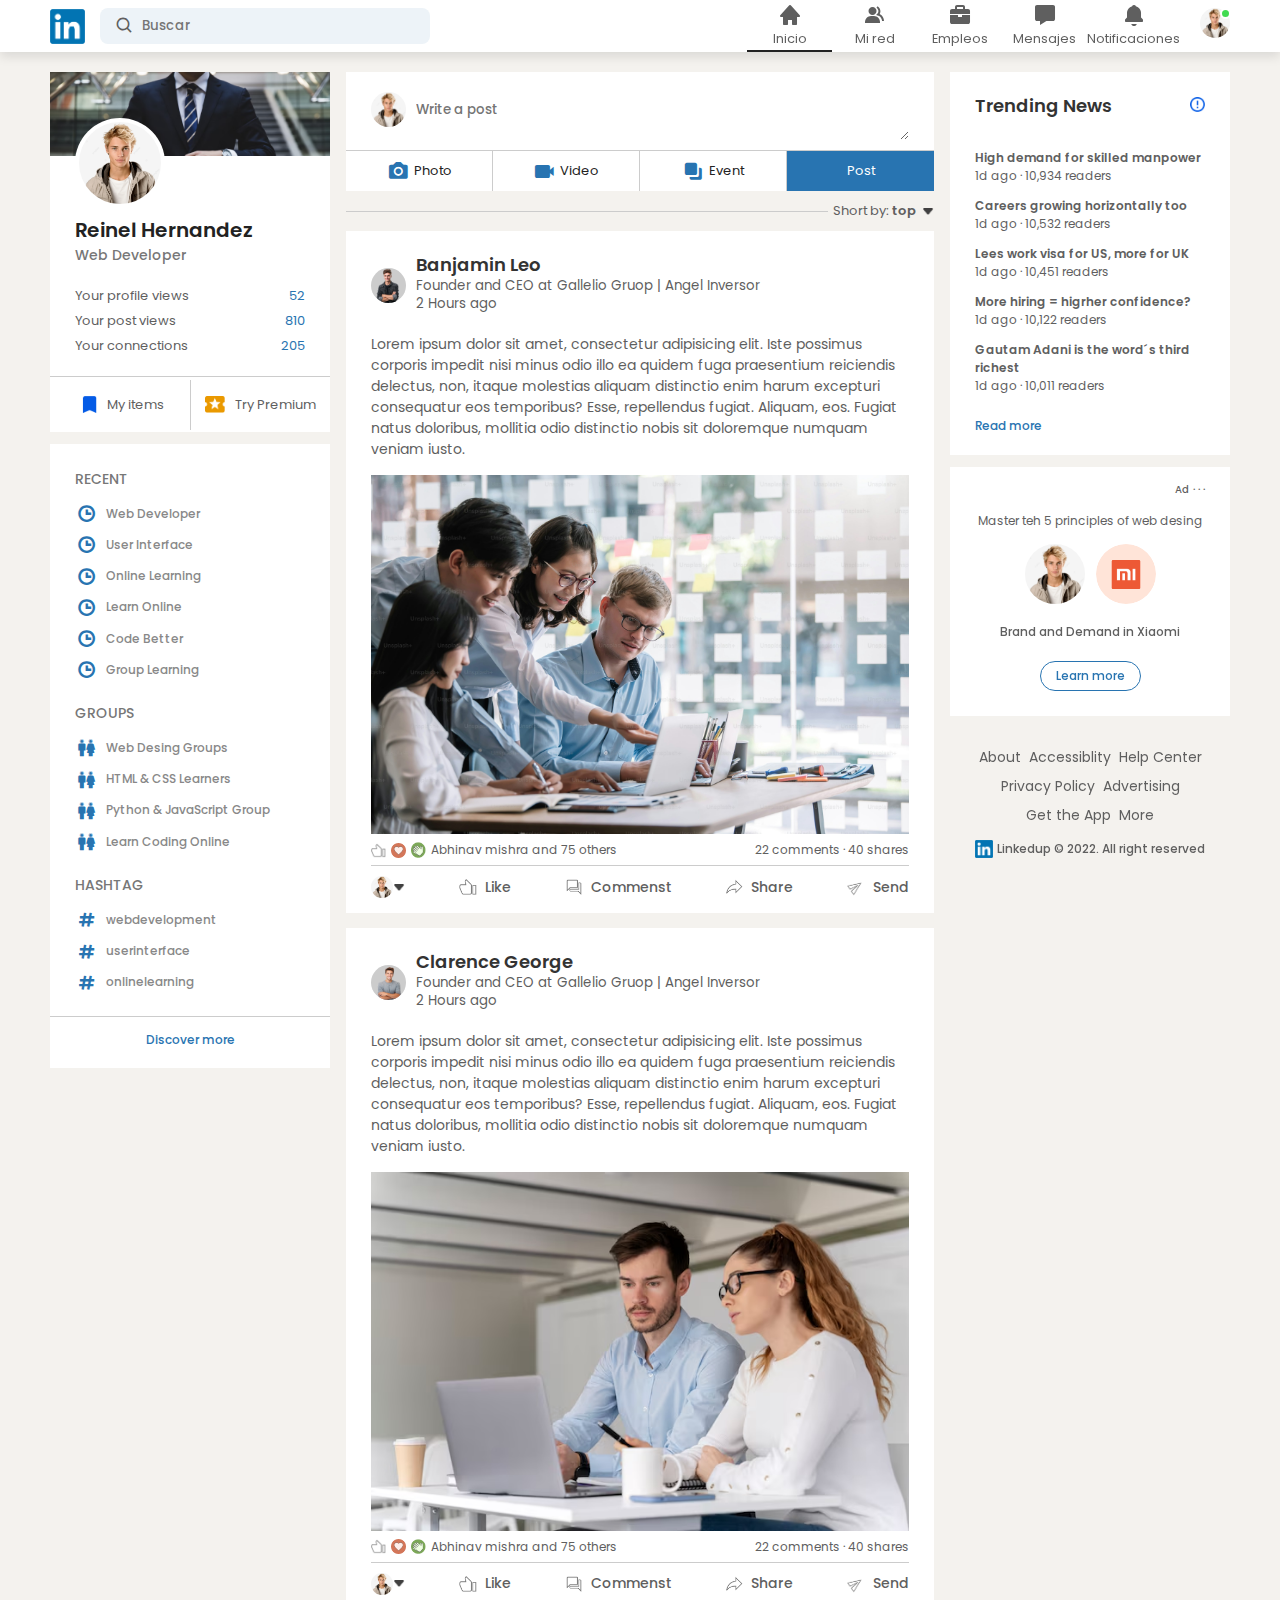
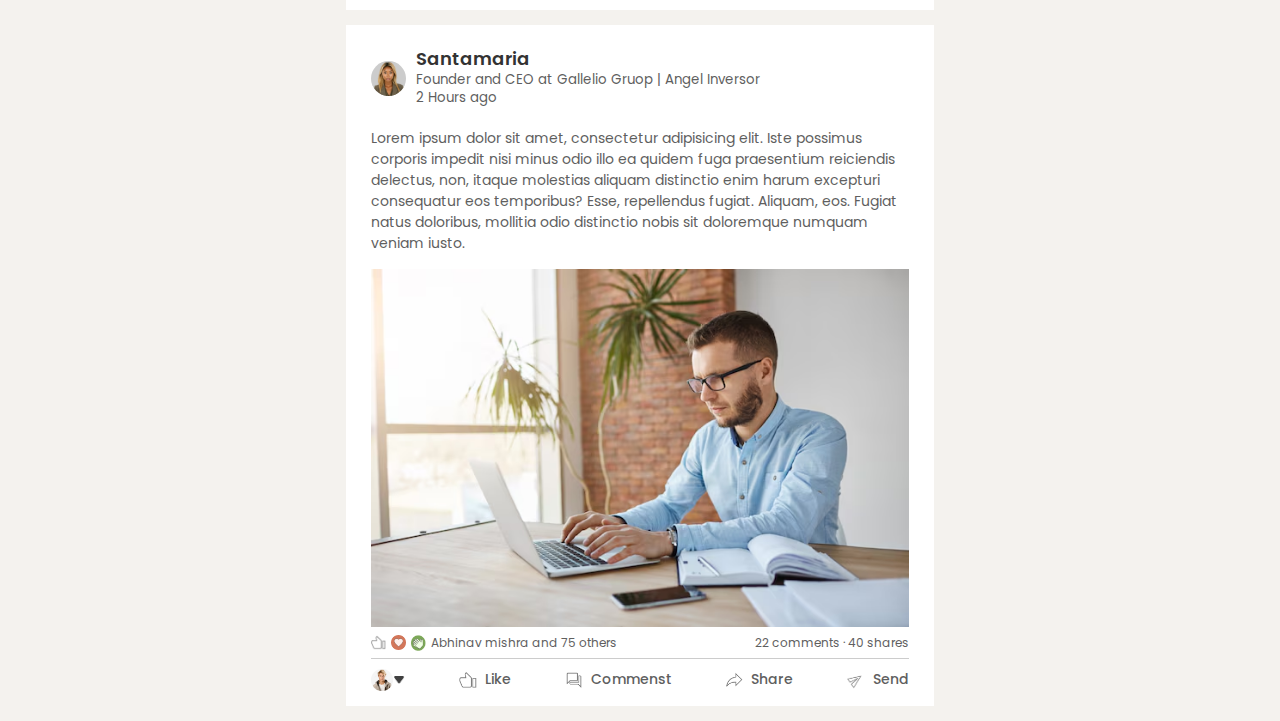
<file: index.html>
<!DOCTYPE html>
<html lang="es">
  <head>
    <meta charset="UTF-8" />
    <meta name="viewport" content="width=device-width, initial-scale=1.0" />
    <title>Linkedin</title>
    <link rel="stylesheet" href="css/styles.css" />
    <link
      href="https://unpkg.com/boxicons@2.1.4/css/boxicons.min.css"
      rel="stylesheet"
    />
  </head>
  <body>
    <!--Header-->
    <header>
      <div class="header__container container">
        <div class="header__left">
          <a href="index.html" class="logo">
            <img src="images/logo.webp" alt="logo" class="logo__img" />
          </a>
          <form class="search">
            <i class="search__icon bx bx-search"></i>
            <input class="search__input" type="text" placeholder="Buscar" />
          </form>
        </div>
        <div class="header__right">
          <nav class="navigation">
            <ul class="navigation__list">
              <li class="navigation__item">
                <a href="" class="navigation__link active-link">
                  <i class="navigation__icon bx bxs-home"></i>
                  <span class="navigation__span">Inicio</span>
                </a>
              </li>
              <li class="navigation__item">
                <a href="" class="navigation__link">
                  <i class="navigation__icon bx bxs-group"></i>
                  <span class="navigation__span">Mi red</span>
                </a>
              </li>
              <li class="navigation__item">
                <a href="" class="navigation__link">
                  <i class="navigation__icon bx bxs-briefcase"></i>
                  <span class="navigation__span">Empleos</span>
                </a>
              </li>
              <li class="navigation__item">
                <a href="" class="navigation__link">
                  <i class="navigation__icon bx bxs-message"></i>
                  <span class="navigation__span">Mensajes</span>
                </a>
              </li>
              <li class="navigation__item">
                <a href="" class="navigation__link">
                  <i class="navigation__icon bx bxs-bell"></i>
                  <span class="navigation__span">Notificaciones</span>
                </a>
              </li>
            </ul>

              <!-- Profile menu -->
        <div class="profile">
          <div class="online">   
            <div class="profile-icon navigation__profile">
              <img src="images/user-1.png" alt="profile" />
                <div class="profile-menu-wrap">
                  <div class="profile-menu">
                    <div class="user-info">
                      <img src="images/user-1.png" />
                    <div>
                      <h3>Reinel Hernandez</h3>
                      <a href="profile.html">Seeyour profile</a>
                    </div>
                  </div>
                  <hr />
                  <a href="#" class="profile-menu-link">
                    <img src="images/feedback.png" />
                    <p>Give Feebdack</p>
                    <span>></span>
                  </a>
                  <a href="#" class="profile-menu-link">
                    <img src="images/setting.png" />
                    <p>Setting & Privacy</p>
                    <span>></span>
                  </a>
                  <a href="#" class="profile-menu-link">
                    <img src="images/help.png" />
                    <p>Help & Support</p>
                    <span>></span>
                  </a>
                  <a href="#" class="profile-menu-link">
                    <img src="images/display.png" />
                    <p>Display & Accessiblity</p>
                    <span>></span>
                  </a>
                  <a href="#" class="profile-menu-link">
                    <img src="images/logout.png" />
                    <p>Logout</p>
                    <span>></span>
                  </a>
                </div>
              </div>
            </div>
          </nav>
        </div>
      </div>
    </header>

    <!--layout-->
      <div class="content-layout container">

      <!-- Left Sidebar -->
      <aside class="sidebar">
          <div class="sidebar-profile-box">
            <img src="images/cover-pic.png" width="100%">
            <div class="sidebar-profile-info">
              <img src="images/user-1.png">
              <h1>Reinel Hernandez</h1>
              <h3>Web Developer</h3>
              <ul>
                <li>Your profile views <span>52</span></li>
                <li>Your post views <span>810</span></li>
                <li>Your connections <span>205</span></li>
              </ul>
            </div>
            <div class="sidebar-profile-link">
              <a href="#"><img src="images/items.png">My items</a>
              <a href="#"><img src="images/premium.png">Try Premium</a>
            </div>
          </div>

          <div class="sidebar-activity">
            <h3>RECENT</h3>
            <a href="#"><i class="bx bx-time"></i> Web Developer </a>
            <a href="#"><i class="bx bx-time"></i> User Interface </a>
            <a href="#"><i class="bx bx-time"></i> Online Learning </a>
            <a href="#"><i class="bx bx-time"></i> Learn Online </a>
            <a href="#"><i class="bx bx-time"></i> Code Better </a>
            <a href="#"><i class="bx bx-time"></i> Group Learning </a>
            <h3>GROUPS</h3>
            <a href="#"><i class="bx bx-male-female"></i> Web Desing Groups </a>
            <a href="#"><i class="bx bx-male-female"></i> HTML &amp; CSS Learners </a>
            <a href="#"><i class="bx bx-male-female"></i> Python &amp; JavaScript Group </a>
            <a href="#"><i class="bx bx-male-female"></i> Learn Coding Online </a>
            <h3>HASHTAG</h3>
            <a href="#"><i class="bx bx-hash"></i> webdevelopment </a>
            <a href="#"><i class="bx bx-hash"></i> userinterface </a>
            <a href="#"><i class="bx bx-hash"></i> onlinelearning </a>
            <div class="discover-more-link">
              <a href="#">Discover more</a>
            </div>
          </div>
      </aside>

      <!-- Main Content-->
      <main class="main">

        <div class="create-post">
          <div class="create-post-input">
            <img src="images/user-1.png">
            <textarea rows="2" placeholder="Write a post"></textarea>
          </div>
          <div class="create-post-links">
            <li>
              <a href="#">
              <i class="bx bxs-camera"></i>
              <span>Photo</span>
              </a>
            </li>
            <li>
              <a href="#">
                <i class="bx bxs-video"></i>
                <span>Video</span>
                </a>
              </li>
            <li>
              <a href="#">
                <i class="bx bx-merge"></i>
                <span>Event</span>
              </a>
              </li>
            <li>
              <a href="#">Post</a>
            </li>
          </div>
        </div>

        <div class="short-by">
          <hr>
          <p>Short by: <span>top <img src="images/down-arrow.png"></span></p>
        </div>

        <div class="post">
          <div class="posts-author">
            <img src="images/user-2.png">
            <div>
              <h1>Banjamin Leo</h1>
              <small>Founder and CEO at Gallelio Gruop | Angel Inversor</small>
              <small>2 Hours ago</small>
            </div>
          </div>
          <p>
            Lorem ipsum dolor sit amet, consectetur adipisicing elit. Iste possimus corporis impedit nisi minus odio illo ea quidem fuga praesentium reiciendis delectus, non, itaque molestias aliquam distinctio enim harum excepturi consequatur eos temporibus? Esse, repellendus fugiat. Aliquam, eos. Fugiat natus doloribus, mollitia odio distinctio nobis sit doloremque numquam veniam iusto.
          </p>
          <img src="images/post-image-1.png" width="100%">

          <div class="post-stats">
            <div>
              <div class="post-stats-info">
                <img src="images/like.png">
                <img src="images/love.png">
                <img src="images/clap.png">
              </div>
              <span class="liked-users">Abhinav mishra and 75 others</span>
            </div>
            <div>
              <span>22 comments · 40 shares</span>
            </div>
          </div>
          <div class="post-activity">
            <div>
              <img src="images/user-1.png" class="post-activity-user-icon">
              <img src="images/down-arrow.png" class="post-activity-arrow-icon">
            </div>
            <div class="post-activity-link">
              <img src="images/like.png">
              <span>Like</span>
            </div>
            <div class="post-activity-link">
              <img src="images/comment.png">
              <span>Commenst</span>
            </div>
            <div class="post-activity-link">
              <img src="images/share.png">
              <span>Share</span>
            </div>
            <div class="post-activity-link">
              <img src="images/send.png">
              <span>Send</span>
            </div>
          </div>
        </div>

        <div class="post">
          <div class="posts-author">
            <img src="images/user-4.png">
            <div>
              <h1>Clarence George</h1>
              <small>Founder and CEO at Gallelio Gruop | Angel Inversor</small>
              <small>2 Hours ago</small>
            </div>
          </div>
          <p>
            Lorem ipsum dolor sit amet, consectetur adipisicing elit. Iste possimus corporis impedit nisi minus odio illo ea quidem fuga praesentium reiciendis delectus, non, itaque molestias aliquam distinctio enim harum excepturi consequatur eos temporibus? Esse, repellendus fugiat. Aliquam, eos. Fugiat natus doloribus, mollitia odio distinctio nobis sit doloremque numquam veniam iusto.
          </p>
          <img src="images/post-image-2.png" width="100%">

          <div class="post-stats">
            <div>
              <div class="post-stats-info">
                <img src="images/like.png">
                <img src="images/love.png">
                <img src="images/clap.png">
              </div>
              <span class="liked-users">Abhinav mishra and 75 others</span>
            </div>
            <div>
              <span>22 comments · 40 shares</span>
            </div>
          </div>
          <div class="post-activity">
            <div>
              <img src="images/user-1.png" class="post-activity-user-icon">
              <img src="images/down-arrow.png" class="post-activity-arrow-icon">
            </div>
            <div class="post-activity-link">
              <img src="images/like.png">
              <span>Like</span>
            </div>
            <div class="post-activity-link">
              <img src="images/comment.png">
              <span>Commenst</span>
            </div>
            <div class="post-activity-link">
              <img src="images/share.png">
              <span>Share</span>
            </div>
            <div class="post-activity-link">
              <img src="images/send.png">
              <span>Send</span>
            </div>
          </div>
        </div>

        <div class="post">
          <div class="posts-author">
            <img src="images/user-3.png">
            <div>
              <h1>Santamaria</h1>
              <small>Founder and CEO at Gallelio Gruop | Angel Inversor</small>
              <small>2 Hours ago</small>
            </div>
          </div>
          <p>
            Lorem ipsum dolor sit amet, consectetur adipisicing elit. Iste possimus corporis impedit nisi minus odio illo ea quidem fuga praesentium reiciendis delectus, non, itaque molestias aliquam distinctio enim harum excepturi consequatur eos temporibus? Esse, repellendus fugiat. Aliquam, eos. Fugiat natus doloribus, mollitia odio distinctio nobis sit doloremque numquam veniam iusto.
          </p>
          <img src="images/post-image-3.png" width="100%">

          <div class="post-stats">
            <div>
              <div class="post-stats-info">
                <img src="images/like.png">
                <img src="images/love.png">
                <img src="images/clap.png">
              </div>
              <span class="liked-users">Abhinav mishra and 75 others</span>
            </div>
            <div>
              <span>22 comments · 40 shares</span>
            </div>
          </div>
          <div class="post-activity">
            <div>
              <img src="images/user-1.png" class="post-activity-user-icon">
              <img src="images/down-arrow.png" class="post-activity-arrow-icon">
            </div>
            <div class="post-activity-link">
              <img src="images/like.png">
              <span>Like</span>
            </div>
            <div class="post-activity-link">
              <img src="images/comment.png">
              <span>Commenst</span>
            </div>
            <div class="post-activity-link">
              <img src="images/share.png">
              <span>Share</span>
            </div>
            <div class="post-activity-link">
              <img src="images/send.png">
              <span>Send</span>
            </div>
          </div>
        </div>

      </main>

      <!-- Rigth Sidebar -->
      <aside class="aside">
        
          <div class="sidebar-news">
            <img src="images/more.png" class="info-icon">
            <h3>Trending News</h3>
            <a href="#">High demand for skilled manpower</a>
            <span>1d ago · 10,934 readers</span>

            <a href="#">Careers growing horizontally too</a>
            <span>1d ago · 10,532 readers</span>

            <a href="#">Lees work visa for US, more for UK</a>
            <span>1d ago · 10,451 readers</span>

            <a href="#">More hiring = higrher confidence?</a>
            <span>1d ago · 10,122 readers</span>

            <a href="#">Gautam Adani is the word´s third richest</a>
            <span>1d ago · 10,011 readers</span>

            <a href="#" class="read-more-link">Read more</a>
          </div>

          <div class="sticky">
            <div class="sidebra-ad">
              <small>Ad · · ·</small>
              <p>Master teh 5 principles of web desing</p>
              <div>
                <img src="images/user-1.png">
                <img src="images/mi-logo.png">
              </div>
              <b>Brand and Demand in Xiaomi</b>
              <a href="#" class="ad-link">Learn more</a>
            </div>

            <div class="sidebar-userful-links">
              <a href="#">About</a>
              <a href="#">Accessiblity</a>
              <a href="#">Help Center</a>
              <a href="#">Privacy Policy</a>
              <a href="#">Advertising</a>
              <a href="#">Get the App</a>
              <a href="#">More</a>
              <div class="copyright-msg">
                <img src="images/logo.webp">
                <p>Linkedup © 2022. All right reserved</p>
              </div>
            </div>
          </div>
      </aside>
    </div>
  </body>
</html>
</file>
<file: css/styles.css>
@import url("https://fonts.googleapis.com/css2?family=Poppins:ital,wght@0,100;0,200;0,300;0,400;0,500;0,600;0,700;0,800;0,900;1,100;1,200;1,300;1,400;1,500;1,600;1,700;1,800;1,900&display=swap");

* {
  margin: 0;
  padding: 0;
  box-sizing: border-box;
  font-family: "Poppins", sans-serif;
}

body {
  background-color: #f4f2ee;
  color: #5f5f5f;
  display: flex;
  flex-direction: column;
}

a {
  text-decoration: none;
  color: #5f5f5f;
}

.container {
  max-width: 1200px;
  width: 100%;
  margin: auto;
  padding: 0 10px;
}

/* nav */
header {
  grid-area: header;
  width: 100%;
  background-color: #fff;
  padding: 0 10px;
  top: 0;
  z-index: 100;
  box-shadow: 0 5px 10px rgba(0, 0, 0, 0.1);
  position: fixed;
}

.header__container {
  display: flex;
  align-items: center;
  justify-content: space-between;
}

.header__left {
  display: flex;
  align-items: center;
  flex: 0 1 380px;
}

.logo__img {
  width: 35px;
  margin-right: 15px;
  display: block;
}

.search {
  background-color: #edf3f8;
  border-radius: 8px;
  display: flex;
  align-items: center;
  padding: 0 15px;
  width: 100%;
}

.search__icon {
  font-size: 1.2rem;
}

.search__input {
  width: 100%;
  background-color: transparent;
  padding: 8px;
  outline: none;
  border: 0;
}

.navigation {
  display: flex;
  align-items: center;
  gap: 20px;
}

.navigation__list {
  display: flex;
  align-items: center;
  list-style: none;
}

.navigation__item {
  display: flex;
  align-items: center;
}

.navigation__link {
  display: flex;
  align-items: center;
  justify-content: center;
  flex-direction: column;
  gap: 2px;
  text-align: center;
  font-weight: 400;
  min-height: 52px;
  min-width: 85px;
  position: relative;
  transition: 1s;
}

.navigation__link:hover {
  color: #222;
}

.navigation__icon {
  font-size: 1.5rem;
}

.navigation__span {
  font-size: 0.8rem;
}

.navigation__link::after {
  content: "";
  width: 0;
  /*100%*/
  height: 2px;
  background-color: #222;
  position: absolute;
  bottom: 0px;
  transition: width 0.3s;
}

.navigation__link:hover::after,
.navigation__link.active-link::after {
  width: 100%;
}

.online {
  position: relative;
}

.online::after {
  content: "";
  height: 7px;
  width: 7px;
  border: 2px solid #fff;
  border-radius: 50%;
  left: 20px;
  top: 0px;
  background-color: #41db51;
  position: absolute;
}

.profile {
  position: relative;
}

.navigation__profile {
  width: 30px;
  border-radius: 50%;
  display: block;
  cursor: pointer;
  position: relative;
}
/* nav */

/* layout profile */

.content-layout {
  display: grid;
  grid-template-rows: auto;
  grid-template-columns: 280px 1fr 280px;
  grid-template-areas: "sidebar main aside";
  gap: 1rem;
  height: 100vh;
  padding-top: calc(52px + 20px);
}

/* Profile menu */
.profile-icon {
  display: flex;
  align-items: center;
  position: relative;
  display: inline-block;
}

.profile-menu-wrap {
  position: absolute;
  top: 100%;
  right: 0;
  width: 320px;
  max-height: 0;
  overflow: hidden;
  transition: max-height 0.5s;
}

.profile-icon:hover .profile-menu-wrap {
  max-height: 400px;
}

.profile-menu {
  background-color: #222;
  color: #fff;
  padding: 20px;
  margin: 10px;
}

.profile-icon img {
  width: 30px;
  border-radius: 50%;
  margin-right: 15px;
}

.profile-icon h3 {
  font-weight: 500;
  margin-bottom: -7px;
}

.profile-icon a {
  color: #c9dbf8;
  font-size: 13px;
}

.user-info {
  display: flex;
  align-items: center;
}

.user-info img {
  width: 50px;
  border-radius: 50%;
  margin-right: 15px;
}

.user-info h3 {
  font-weight: 500;
  margin-bottom: -7px;
}

.user-info a {
  color: #c9dbf8;
  font-size: 13px;
}

.profile-menu hr {
  border: 0;
  height: 1px;
  width: 100%;
  background-color: #fff;
  margin: 15px 0 10px;
}

.profile-menu-link {
  display: flex;
  align-items: center;
  color: #fff;
  margin: 12px 0;
  font-size: 14px;
}

.profile-menu-link p {
  width: 100%;
}

.profile-menu-link img {
  width: 35px;
  border-radius: 50%;
  margin-right: 15px;
}
/* left sidebar */

.sidebar {
  grid-area: sidebar;
}

.sticky {
  position: sticky;
  top: 73px;
}

.sidebar-profile-box {
  background-color: #fff;
}

.sidebar-profile-info {
  padding: 0 25px;
}

.sidebar-profile-info img {
  width: 90px;
  border-radius: 50%;
  background-color: #fff;
  padding: 4px;
  margin-top: -45px;
}

.sidebar-profile-info h1 {
  font-size: 20px;
  font-weight: 600;
  color: #222;
}

.sidebar-profile-info h3 {
  font-size: 14px;
  font-weight: 500;
  color: #777;
}

.sidebar-profile-info ul {
  list-style: none;
  margin: 20px 0;
}

.sidebar-profile-info ul li {
  width: 100%;
  margin: 5px 0;
  font-size: 13px;
}

.sidebar-profile-info ul li span {
  float: right;
  color: #2874b1;
}

.sidebar-profile-link {
  display: flex;
  align-items: center;
  border-top: 1px solid #ccc;
}

.sidebar-profile-link a {
  display: flex;
  flex-basis: 50%;
  align-items: center;
  justify-content: center;
  padding: 15px 0;
  font-size: 13px;
  border-left: 1px solid #ccc;
}

.sidebar-profile-link a:first-child {
  border-left: 0;
}

.sidebar-profile-link a img {
  width: 20px;
  margin-right: 10px;
}

.sidebar-activity {
  background-color: #fff;
  padding: 5px 25px;
  margin: 12px 0;
}

.sidebar-activity h3 {
  color: #777;
  font-size: 14px;
  font-weight: 500;
  margin: 20px 0 10px;
}

.sidebar-activity a {
  display: flex;
  align-items: center;
  font-size: 12px;
  font-weight: 500;
  color: #888;
  margin: 4px 0;
  padding: 4px 2px;
  transition: 0.5s;
}

.sidebar-activity a:hover {
  background-color: #edf3f8;
}

.sidebar-activity a i {
  font-size: 1.2rem;
  margin-right: 10px;
  font-weight: 600;
  color: #2874b1;
}

.discover-more-link {
  border-top: 1px solid #ccc;
  text-align: center;
  margin-top: 20px;
  margin-left: -25px;
  margin-right: -25px;
}

.discover-more-link a {
  color: #2874b1;
  display: inline-block;
  margin: 10px 0;
}

/* left sidebar */

/* Main */
.main {
  grid-area: main;
}

.create-post {
  background-color: #fff;
}

.create-post-input {
  padding: 20px 25px 10px;
  display: flex;
  align-items: flex-start;
}

.create-post-input img {
  width: 35px;
  border-radius: 50%;
  margin-right: 10px;
}

.create-post-input textarea {
  width: 100%;
  border: 0;
  outline: none;
  background: transparent;
  margin-top: 8px;
  resize: vertical;
  overflow: auto;
}

::placeholder {
  font-weight: 500;
}

.create-post-links {
  display: flex;
  align-items: flex-start;
}

.create-post-links li {
  list-style: none;
  border-top: 1px solid #ccc;
  border-right: 1px solid #ccc;
  font-size: 13px;
  display: flex;
  flex-basis: 25%;
  align-items: center;
  justify-content: center;
}

.create-post-links li a {
  display: flex;
  align-items: center;
  justify-content: center;
  width: 100%;
  height: 40px;
  transition: 0.5s;
  color: #fff;
}

.create-post li a span {
  color: #222;
}

.create-post-links li a:hover {
  background-color: #ccc;
}

.create-post-links li:last-child {
  border-right: 0;
  background-color: #2874b1;
  color: #fff;
}

.create-post-links li i {
  font-size: 1.4rem;
  color: #2874b1;
  margin-right: 5px;
}

.short-by {
  display: flex;
  align-items: center;
  margin: 10px 0;
}

.short-by hr {
  flex: 1;
  border: 0;
  height: 1px;
  background-color: #ccc;
}

.short-by p {
  font-size: 13px;
  padding-left: 5px;
}

.short-by p span {
  font-weight: 600;
  cursor: pointer;
}

.short-by p span img {
  width: 12px;
  margin-left: 3px;
}

.post {
  background-color: #fff;
  padding: 20px 25px 5px;
  margin: 5px 0 15px;
}

.posts-author {
  display: flex;
  align-items: center;
  margin-bottom: 20px;
}

.posts-author img {
  width: 35px;
  border-radius: 50%;
  margin-right: 10px;
  margin-top: 5px;
  background-color: #ccc;
}

.posts-author h1 {
  font-size: 18px;
  font-weight: 600;
  color: #333;
}

.posts-author small {
  display: block;
  margin-top: -2px;
}

.post p {
  font-size: 14px;
  margin-bottom: 15px;
}

.post-stats {
  display: flex;
  flex-wrap: wrap;
  align-items: center;
  justify-content: space-between;
  font-size: 12px;
  border-bottom: 1px solid #ccc;
  padding-bottom: 6px;
}

.post-stats div {
  display: flex;
  align-items: center;
}

.post-stats-info {
  display: flex;
  gap: 10px;
}

.post-stats img {
  width: 15px;
  margin-right: -5px;
}

.liked-users {
  margin-left: 10px;
}

.post-activity {
  display: flex;
  align-items: center;
  justify-content: space-between;
  padding: 10px 0;
  font-size: 14px;
  font-weight: 500;
}

.post-activity div {
  display: flex;
  align-items: center;
}

.post-activity-user-icon {
  width: 22px;
  border-radius: 50%;
}

.post-activity-arrow-icon {
  width: 12px;
  border-left: 5px;
}

.post-activity-link img {
  width: 18px;
  margin-right: 8px;
}
/* Main */

/* Rigth sidebar */
.aside {
  grid-area: aside;
}

.sidebar-news {
  background-color: #fff;
  padding: 10px 25px;
}

.info-icon {
  width: 15px;
  float: right;
  margin-top: 15px;
}

.sidebar-news h3 {
  font-size: 18px;
  font-weight: 600;
  color: #333;
  margin: 10px 0 30px;
}

.sidebar-news a {
  display: block;
  font-size: 12px;
  font-weight: 600;
  margin-top: 10px;
  margin-bottom: -5px;
}

.sidebar-news span {
  font-size: 12px;
}

.sidebar-news .read-more-link {
  color: #2874b1;
  font-weight: 500;
  margin: 20px 0 10px;
}

.sidebra-ad {
  background-color: #fff;
  padding: 15px 25px;
  text-align: center;
  margin: 12px 0;
  font-size: 12px;
}

.sidebra-ad img {
  width: 60px;
  border-radius: 50%;
  margin: 4px;
}

.sidebra-ad small {
  float: right;
  font-weight: 500;
}

.sidebra-ad p {
  margin-top: 30px;
  margin-bottom: 10px;
}

.sidebra-ad b {
  display: block;
  font-weight: 500;
  margin-top: 10px;
}

.ad-link {
  display: inline-block;
  border: 1px solid #2874b1;
  border-radius: 30px;
  padding: 5px 15px;
  color: #2874b1;
  font-weight: 500;
  margin: 20px auto 10px;
}

.sidebar-userful-links {
  padding: 15px 25px;
  text-align: center;
}

.sidebar-userful-links a {
  display: inline-block;
  font-size: 14px;
  margin: 4px 2px;
}

.copyright-msg {
  display: flex;
  align-items: center;
  justify-content: center;
  font-size: 12px;
  margin-top: 10px;
  font-weight: 500;
}

.copyright-msg img {
  width: 18px;
  margin-right: 4px;
}

/* Rigth sidebar */

/* Profile */
.profile-container {
  background-color: #fff;
}

.profile-container-inner {
  padding: 0 4% 10px;
}

.profile-pic {
  width: 150px;
  border-radius: 50%;
  margin-top: -75px;
  padding: 5px;
  background-color: #fff;
}

.profile-container h1 {
  font-size: 28px;
  font-weight: 600;
  color: #222;
}

.profile-container b {
  font-weight: 500;
}

.profile-container p {
  margin-top: 5px;
}

.profile-container p a {
  color: #2874b1;
}

.mutual-connection {
  display: flex;
  align-items: center;
  margin: 20px 0;
}

.mutual-connection img {
  width: 30px;
  border-radius: 50%;
  margin-right: 5px;
}

.profile-btn {
  margin: 20px 0;
}

.profile-btn a {
  display: inline-flex;
  align-items: center;
  background-color: #e4e6eb;
  padding: 6px 15px;
  border-radius: 4px;
  margin-right: 10px;
}

.profile-btn a img {
  width: 18px;
  margin-right: 5px;
}

.profile-btn .primary-btn {
  background-color: #2874b1;
  color: #fff;
}

.profile-description {
  background-color: #fff;
  padding: 20px 4% 30px;
  margin: 12px 0;
}

.profile-description h2 {
  color: #333;
  margin: 10px 0 20px;
}

.see-more-link {
  display: block;
  text-align: right;
  font-size: 15px;
}

.profile-desc-row {
  display: flex;
  align-items: flex-start;
  margin: 20px 0;
}

.profile-desc-row img {
  width: 50px;
  margin-right: 25px;
  margin-top: 5px;
}

.profile-desc-row div {
  width: 100%;
}

.profile-desc-row h3 {
  font-size: 18px;
  font-weight: 600;
  color: #333;
}

.profile-desc-row b {
  display: block;
  font-weight: 500;
  font-size: 15px;
}

.profile-desc-row p {
  margin-top: 15px;
}

.profile-desc-row hr {
  border: 0;
  border-bottom: 1px solid #999;
  margin-top: 10px;
}

.experience-link {
  display: flex;
  align-items: center;
  justify-content: center;
  padding-top: 20px;
  font-weight: 500;
}

.experience-link img {
  width: 20px;
  margin-left: 8px;
}

.skills-btn {
  display: inline-block;
  margin: 10px 5px;
  padding: 6px 18px;
  border: 1px solid #777;
  border-radius: 30px;
  font-size: 12px;
  font-weight: 500;
}

.language-btn {
  display: inline-block;
  margin: 10px 5px;
  padding: 6px 18px;
  background-color: #e4e6eb;
  font-size: 12px;
  font-weight: 500;
}
/* Profile */

/* Profile sidebar */
.profile-sidebar .sidebra-ad {
  margin: 0;
}

.sidebar-people {
  background-color: #fff;
  padding: 15px 25px;
  margin: 12px 0;
  font-size: 12px;
}

.sidebar-people h3 {
  font-size: 16px;
  font-weight: 600;
  margin: 10px 0 20px;
}

.sidebar-people-row {
  display: flex;
  align-items: flex-start;
  margin: 6px 0;
}

.sidebar-people-row img {
  width: 40px;
  border-radius: 50%;
  margin-right: 8px;
  margin-top: 5px;
}

.sidebar-people-row h2 {
  font-weight: 500;
  font-size: 16px;
}

.sidebar-people-row a {
  display: inline-block;
  margin: 10px 0;
  padding: 5px 25px;
  border: 1px solid #5f5f5f;
  border-radius: 30px;
  font-weight: 500;
}

.profile-footer {
  grid-area: profile-footer;
}
/* Profile sidebar */
</file>
